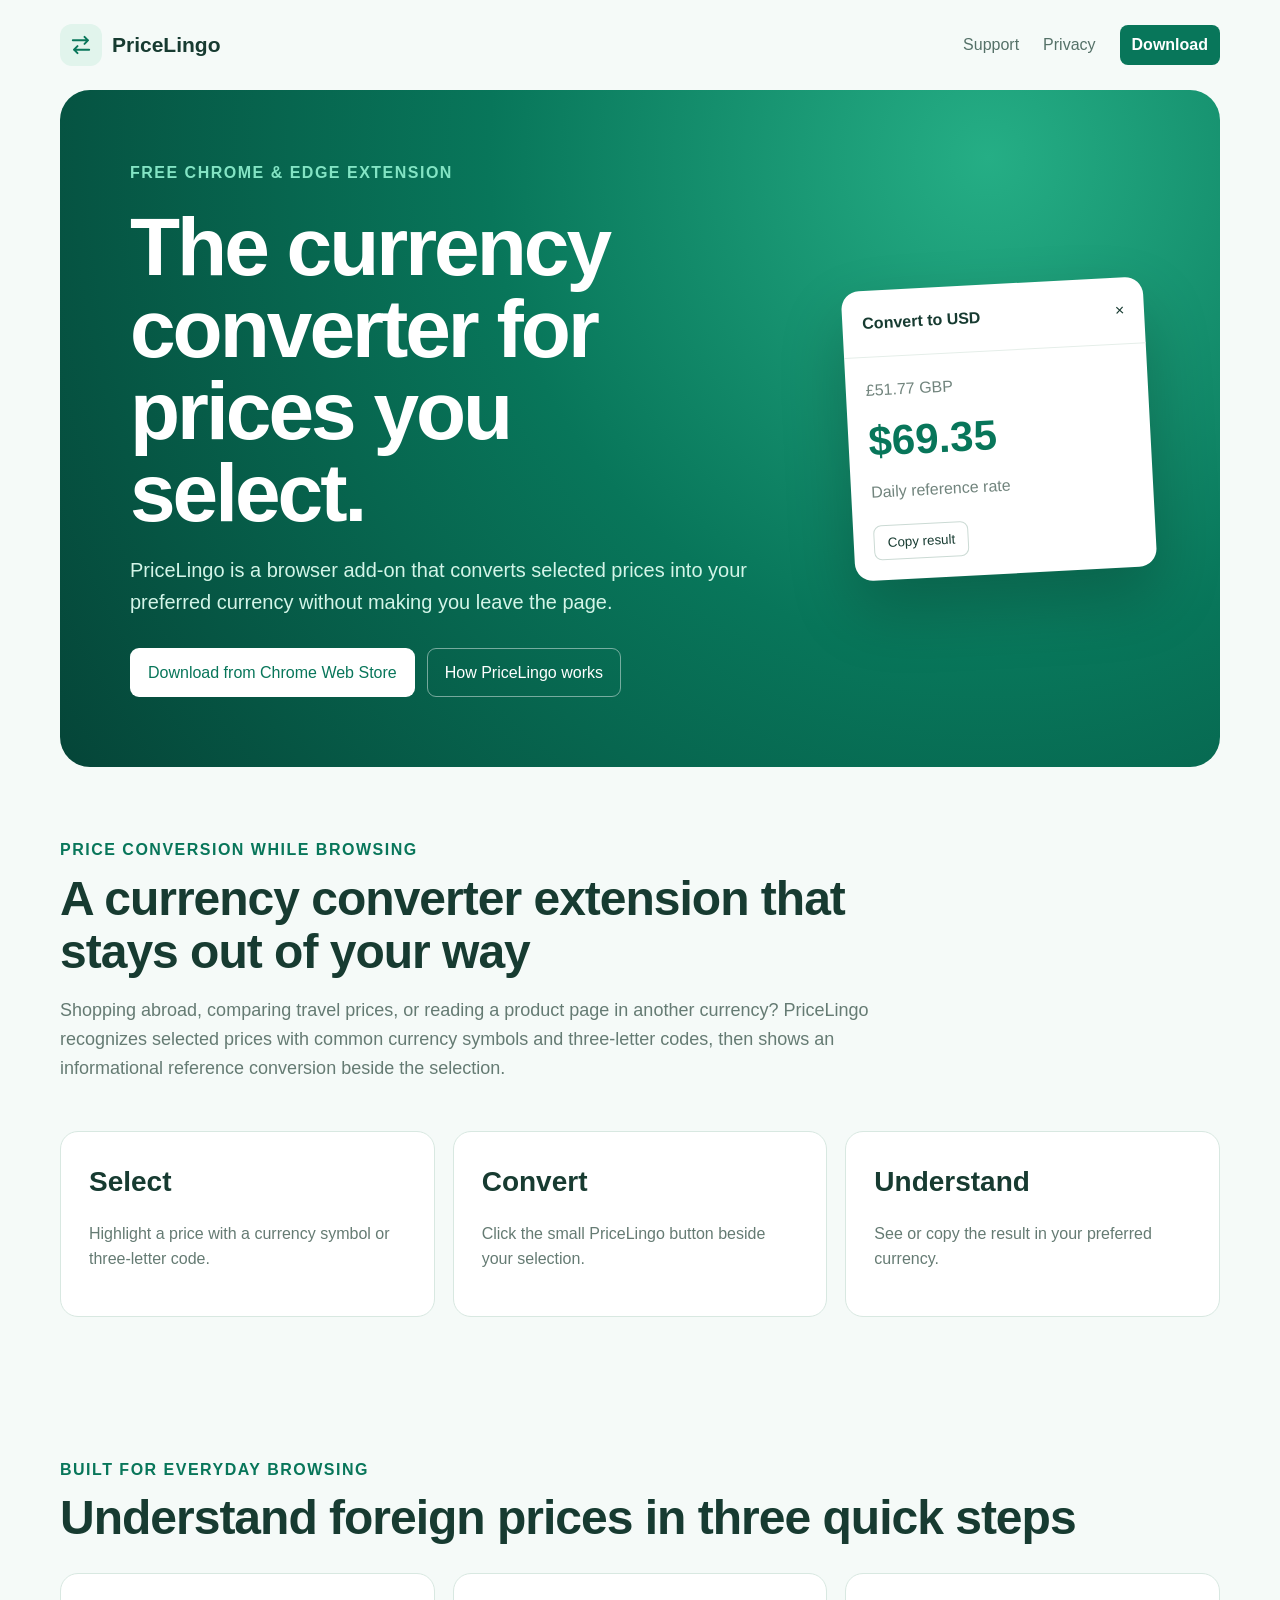
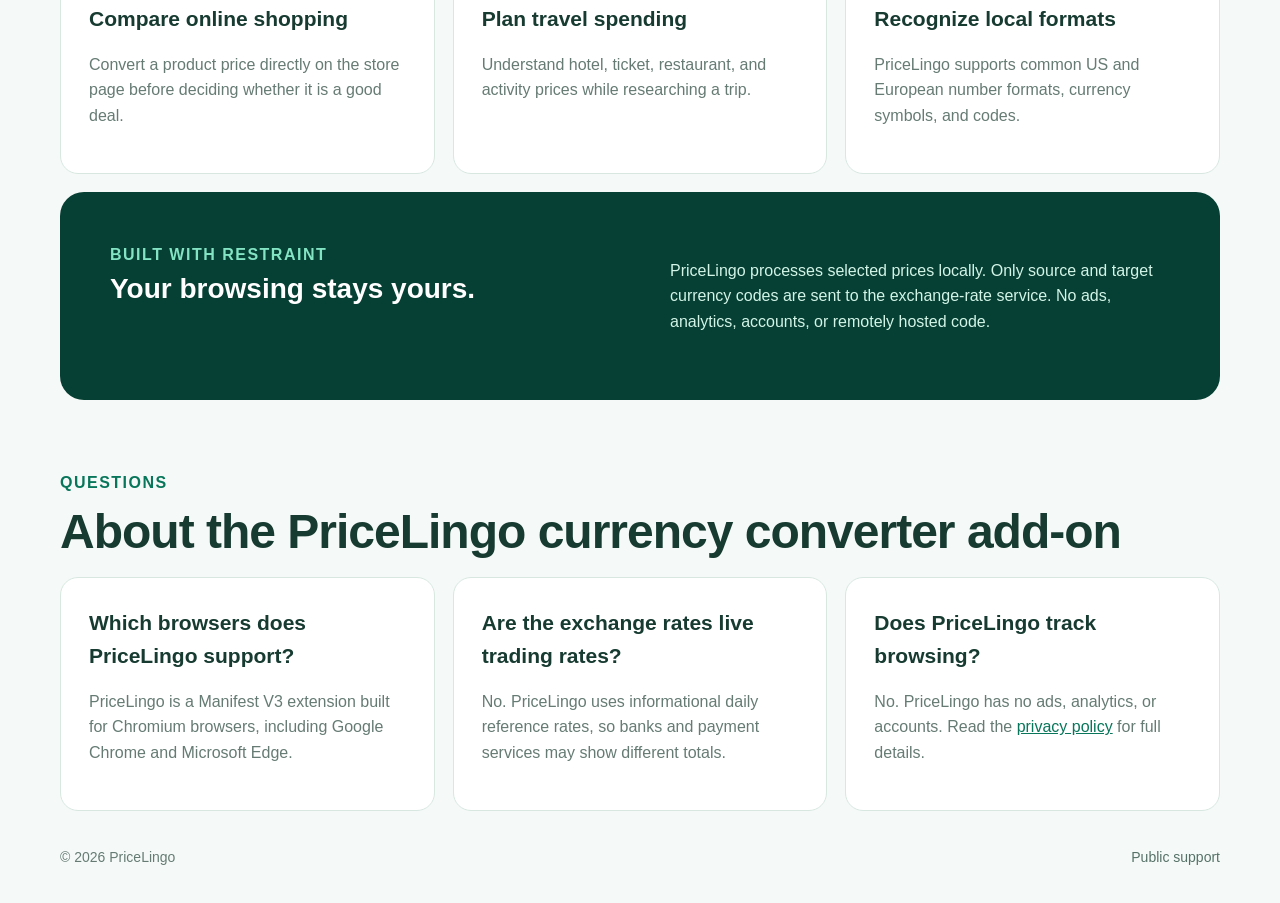
<file: index.html>
<!doctype html>
<html lang="en">
<head>
  <meta charset="utf-8">
  <meta name="viewport" content="width=device-width, initial-scale=1">
  <meta name="description" content="PriceLingo is a free Chrome and Edge currency converter extension. Select any price on a webpage and convert it without leaving the page.">
  <meta property="og:type" content="website">
  <meta property="og:site_name" content="PriceLingo">
  <meta property="og:title" content="PriceLingo - Currency Converter Extension for Chrome">
  <meta property="og:description" content="Select any price on a webpage and instantly convert it to your preferred currency.">
  <meta property="og:url" content="https://pricelingo.com/">
  <meta property="og:image" content="https://pricelingo.com/favicon.png">
  <meta name="twitter:card" content="summary">
  <link rel="canonical" href="https://pricelingo.com/">
  <title>PriceLingo - Currency Converter Extension for Chrome</title>
  <link rel="icon" type="image/png" sizes="128x128" href="/favicon.png?v=2">
  <link rel="shortcut icon" type="image/png" href="/favicon.png?v=2">
  <link rel="stylesheet" href="site.css?v=5">
  <script type="application/ld+json">
    {
      "@context": "https://schema.org",
      "@graph": [
        {
          "@type": "WebSite",
          "name": "PriceLingo",
          "url": "https://pricelingo.com/"
        },
        {
          "@type": "SoftwareApplication",
          "name": "PriceLingo: Select Currency Converter",
          "alternateName": "PriceLingo",
          "url": "https://pricelingo.com/",
          "installUrl": "https://chromewebstore.google.com/detail/pricelingo-select-currenc/cgjomahblflnhoagknnbhgllkefkieme",
          "downloadUrl": "https://chromewebstore.google.com/detail/pricelingo-select-currenc/cgjomahblflnhoagknnbhgllkefkieme",
          "sameAs": "https://chromewebstore.google.com/detail/pricelingo-select-currenc/cgjomahblflnhoagknnbhgllkefkieme",
          "applicationCategory": "BrowserApplication",
          "operatingSystem": "Google Chrome, Microsoft Edge",
          "description": "A browser extension that converts a price selected on a webpage into the user's preferred currency.",
          "offers": {
            "@type": "Offer",
            "price": "0",
            "priceCurrency": "USD"
          }
        }
      ]
    }
  </script>
</head>
<body>
  <header class="nav">
    <a class="brand" href="/">
      <span class="mark" aria-hidden="true">
        <svg viewBox="0 0 24 24" width="28" height="28" fill="none" stroke="currentColor" stroke-width="1.7" stroke-linecap="round" stroke-linejoin="round">
          <path d="M5 8h13m0 0-3-3m3 3-3 3M19 16H6m0 0 3 3m-3-3 3-3"/>
        </svg>
      </span>
      <span>PriceLingo</span>
    </a>
    <nav>
      <a href="/support/">Support</a>
      <a href="/privacy-policy/">Privacy</a>
      <a class="nav-download" href="https://chromewebstore.google.com/detail/pricelingo-select-currenc/cgjomahblflnhoagknnbhgllkefkieme">Download</a>
    </nav>
  </header>

  <main>
    <section class="hero">
      <div class="hero-copy">
        <p class="eyebrow">Free Chrome &amp; Edge extension</p>
        <h1>The currency converter for prices you select.</h1>
        <p class="lead">PriceLingo is a browser add-on that converts selected prices into your preferred currency without making you leave the page.</p>
        <div class="actions">
          <a class="button primary" href="https://chromewebstore.google.com/detail/pricelingo-select-currenc/cgjomahblflnhoagknnbhgllkefkieme">Download from Chrome Web Store</a>
          <a class="button" href="#how-it-works">How PriceLingo works</a>
        </div>
      </div>
      <div class="conversion-card" aria-label="Example currency conversion">
        <div class="card-head">
          <strong>Convert to USD</strong>
          <span>×</span>
        </div>
        <div class="card-body">
          <div class="source">£51.77 GBP</div>
          <div class="result">$69.35</div>
          <div class="rate">Daily reference rate</div>
          <button type="button">Copy result</button>
        </div>
      </div>
    </section>

    <section class="intro" aria-labelledby="currency-converter-extension">
      <p class="eyebrow">Price conversion while browsing</p>
      <h2 id="currency-converter-extension">A currency converter extension that stays out of your way</h2>
      <p>Shopping abroad, comparing travel prices, or reading a product page in another currency? PriceLingo recognizes selected prices with common currency symbols and three-letter codes, then shows an informational reference conversion beside the selection.</p>
    </section>

    <section class="features" id="how-it-works" aria-label="How PriceLingo works">
      <article>
        <h2>Select</h2>
        <p>Highlight a price with a currency symbol or three-letter code.</p>
      </article>
      <article>
        <h2>Convert</h2>
        <p>Click the small PriceLingo button beside your selection.</p>
      </article>
      <article>
        <h2>Understand</h2>
        <p>See or copy the result in your preferred currency.</p>
      </article>
    </section>

    <section class="use-cases" aria-labelledby="built-for-browsing">
      <div class="section-heading">
        <p class="eyebrow">Built for everyday browsing</p>
        <h2 id="built-for-browsing">Understand foreign prices in three quick steps</h2>
      </div>
      <div class="use-case-grid">
        <article>
          <h3>Compare online shopping</h3>
          <p>Convert a product price directly on the store page before deciding whether it is a good deal.</p>
        </article>
        <article>
          <h3>Plan travel spending</h3>
          <p>Understand hotel, ticket, restaurant, and activity prices while researching a trip.</p>
        </article>
        <article>
          <h3>Recognize local formats</h3>
          <p>PriceLingo supports common US and European number formats, currency symbols, and codes.</p>
        </article>
      </div>
    </section>

    <section class="privacy">
      <div>
        <p class="eyebrow">Built with restraint</p>
        <h2>Your browsing stays yours.</h2>
      </div>
      <p>PriceLingo processes selected prices locally. Only source and target currency codes are sent to the exchange-rate service. No ads, analytics, accounts, or remotely hosted code.</p>
    </section>

    <section class="faq" aria-labelledby="questions">
      <div class="section-heading">
        <p class="eyebrow">Questions</p>
        <h2 id="questions">About the PriceLingo currency converter add-on</h2>
      </div>
      <article>
        <h3>Which browsers does PriceLingo support?</h3>
        <p>PriceLingo is a Manifest V3 extension built for Chromium browsers, including Google Chrome and Microsoft Edge.</p>
      </article>
      <article>
        <h3>Are the exchange rates live trading rates?</h3>
        <p>No. PriceLingo uses informational daily reference rates, so banks and payment services may show different totals.</p>
      </article>
      <article>
        <h3>Does PriceLingo track browsing?</h3>
        <p>No. PriceLingo has no ads, analytics, or accounts. Read the <a href="/privacy-policy/">privacy policy</a> for full details.</p>
      </article>
    </section>
  </main>

  <footer>
    <span>© 2026 PriceLingo</span>
    <a href="https://github.com/cherry-tky/pricelingo/issues">Public support</a>
  </footer>
</body>
</html>
</file>
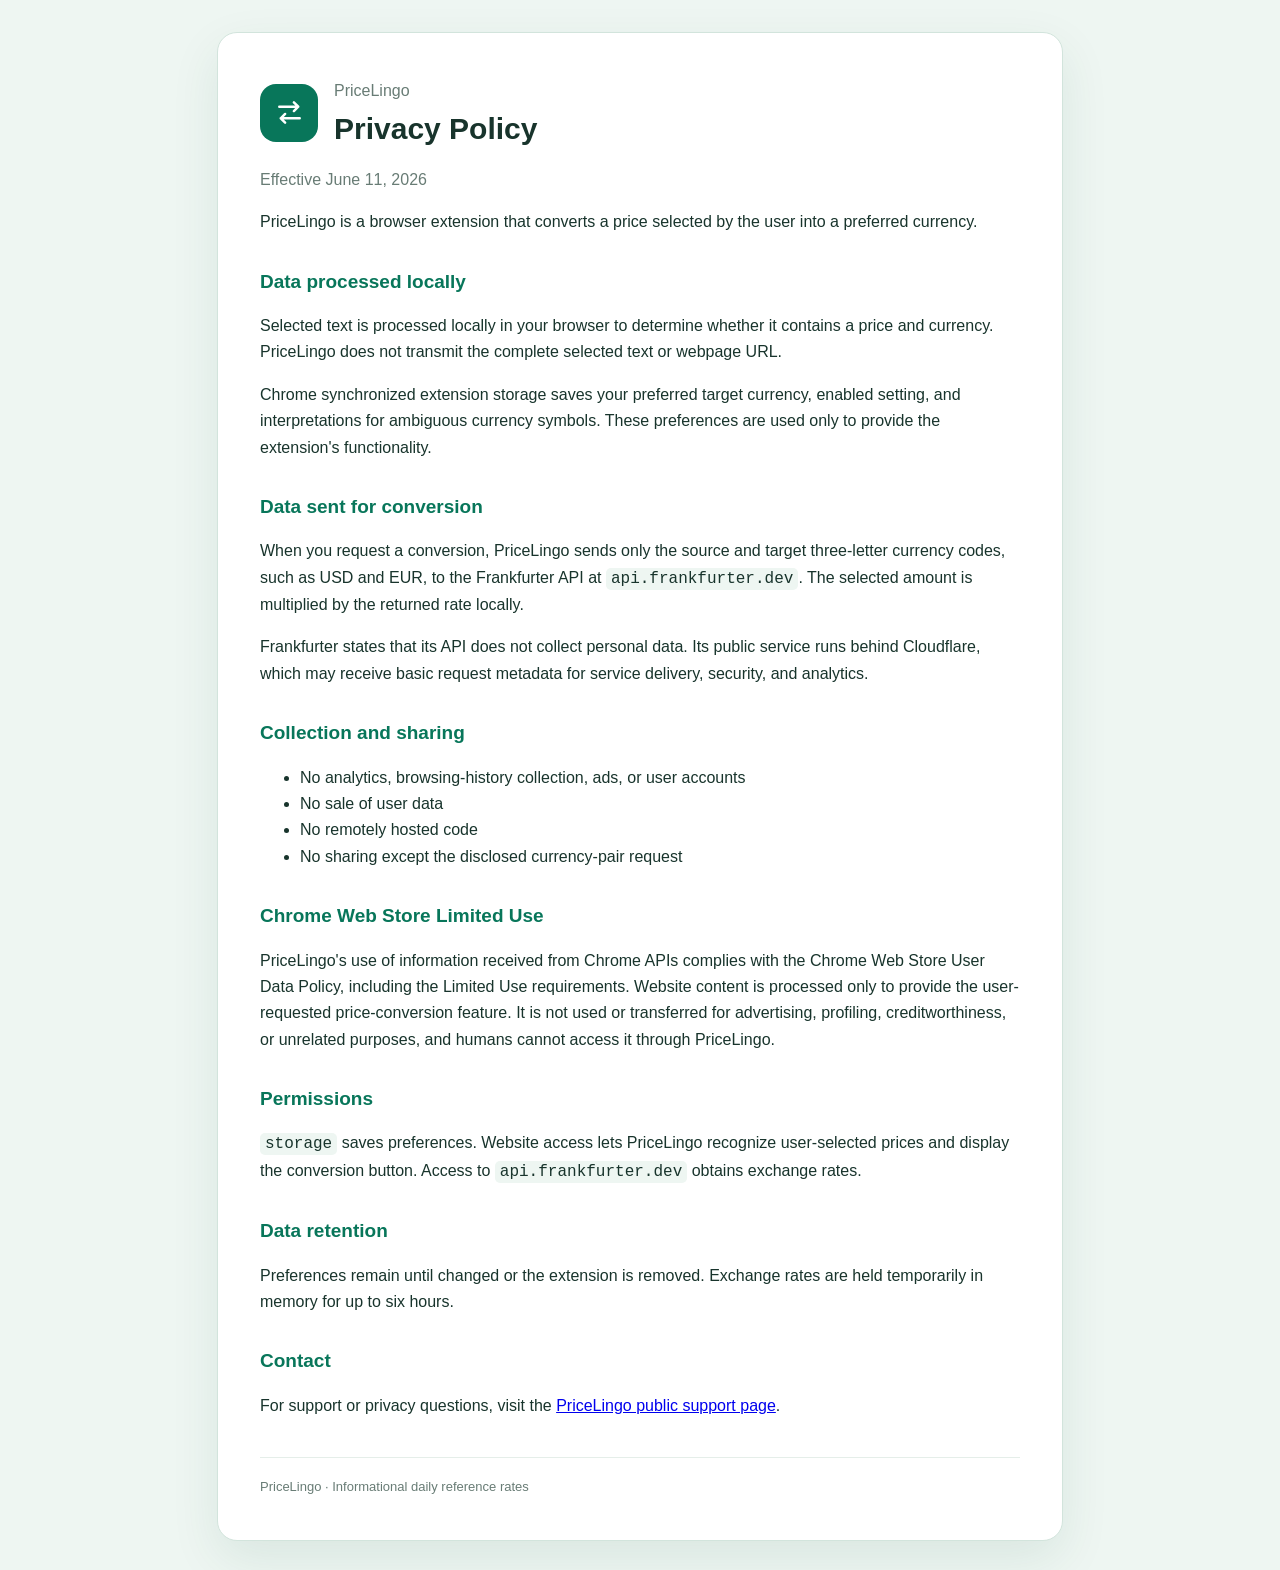
<file: privacy-policy/index.html>
<!doctype html>
<html lang="en">
<head>
  <meta charset="utf-8">
  <meta name="viewport" content="width=device-width, initial-scale=1">
  <meta name="description" content="Privacy policy for the PriceLingo currency converter browser extension.">
  <link rel="canonical" href="https://pricelingo.com/privacy-policy/">
  <title>PriceLingo Privacy Policy</title>
  <link rel="icon" type="image/png" sizes="128x128" href="/favicon.png?v=2">
  <link rel="shortcut icon" type="image/png" href="/favicon.png?v=2">
  <link rel="stylesheet" href="style.css">
</head>
<body>
  <main>
    <header>
      <a class="home-link" href="/" aria-label="Go to PriceLingo home">
        <span class="mark" aria-hidden="true">
          <svg viewBox="0 0 24 24">
            <path d="M5 8h13m0 0-3-3m3 3-3 3M19 16H6m0 0 3 3m-3-3 3-3"/>
          </svg>
        </span>
      </a>
      <div class="header-copy">
        <p class="brand">PriceLingo</p>
        <h1>Privacy Policy</h1>
      </div>
    </header>
    <p class="effective">Effective June 11, 2026</p>

    <p>PriceLingo is a browser extension that converts a price selected by the user into a preferred currency.</p>

    <h2>Data processed locally</h2>
    <p>Selected text is processed locally in your browser to determine whether it contains a price and currency. PriceLingo does not transmit the complete selected text or webpage URL.</p>
    <p>Chrome synchronized extension storage saves your preferred target currency, enabled setting, and interpretations for ambiguous currency symbols. These preferences are used only to provide the extension's functionality.</p>

    <h2>Data sent for conversion</h2>
    <p>When you request a conversion, PriceLingo sends only the source and target three-letter currency codes, such as USD and EUR, to the Frankfurter API at <code>api.frankfurter.dev</code>. The selected amount is multiplied by the returned rate locally.</p>
    <p>Frankfurter states that its API does not collect personal data. Its public service runs behind Cloudflare, which may receive basic request metadata for service delivery, security, and analytics.</p>

    <h2>Collection and sharing</h2>
    <ul>
      <li>No analytics, browsing-history collection, ads, or user accounts</li>
      <li>No sale of user data</li>
      <li>No remotely hosted code</li>
      <li>No sharing except the disclosed currency-pair request</li>
    </ul>

    <h2>Chrome Web Store Limited Use</h2>
    <p>PriceLingo's use of information received from Chrome APIs complies with the Chrome Web Store User Data Policy, including the Limited Use requirements. Website content is processed only to provide the user-requested price-conversion feature. It is not used or transferred for advertising, profiling, creditworthiness, or unrelated purposes, and humans cannot access it through PriceLingo.</p>

    <h2>Permissions</h2>
    <p><code>storage</code> saves preferences. Website access lets PriceLingo recognize user-selected prices and display the conversion button. Access to <code>api.frankfurter.dev</code> obtains exchange rates.</p>

    <h2>Data retention</h2>
    <p>Preferences remain until changed or the extension is removed. Exchange rates are held temporarily in memory for up to six hours.</p>

    <h2>Contact</h2>
    <p>For support or privacy questions, visit the <a href="https://github.com/cherry-tky/pricelingo/issues">PriceLingo public support page</a>.</p>

    <footer>PriceLingo · Informational daily reference rates</footer>
  </main>
</body>
</html>
</file>
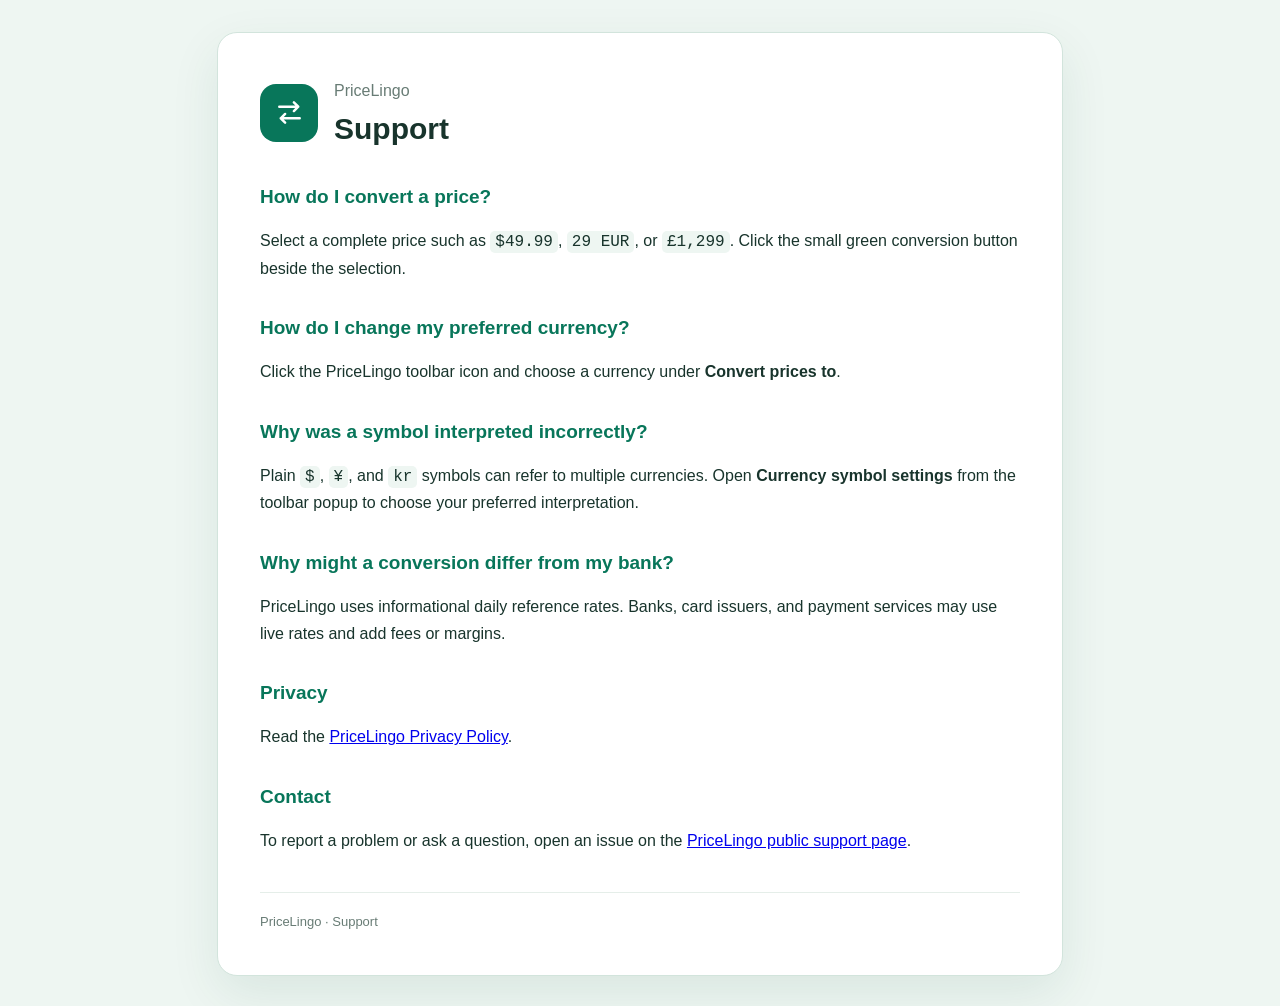
<file: support/index.html>
<!doctype html>
<html lang="en">
<head>
  <meta charset="utf-8">
  <meta name="viewport" content="width=device-width, initial-scale=1">
  <meta name="description" content="Get help using the PriceLingo currency converter extension for Chrome and Edge.">
  <link rel="canonical" href="https://pricelingo.com/support/">
  <title>PriceLingo Currency Converter Extension Support</title>
  <link rel="icon" type="image/png" sizes="128x128" href="/favicon.png?v=2">
  <link rel="shortcut icon" type="image/png" href="/favicon.png?v=2">
  <link rel="stylesheet" href="../privacy-policy/style.css">
</head>
<body>
  <main>
    <header>
      <a class="home-link" href="/" aria-label="Go to PriceLingo home">
        <span class="mark" aria-hidden="true">
          <svg viewBox="0 0 24 24">
            <path d="M5 8h13m0 0-3-3m3 3-3 3M19 16H6m0 0 3 3m-3-3 3-3"/>
          </svg>
        </span>
      </a>
      <div class="header-copy">
        <p class="brand">PriceLingo</p>
        <h1>Support</h1>
      </div>
    </header>

    <h2>How do I convert a price?</h2>
    <p>Select a complete price such as <code>$49.99</code>, <code>29 EUR</code>, or <code>£1,299</code>. Click the small green conversion button beside the selection.</p>

    <h2>How do I change my preferred currency?</h2>
    <p>Click the PriceLingo toolbar icon and choose a currency under <strong>Convert prices to</strong>.</p>

    <h2>Why was a symbol interpreted incorrectly?</h2>
    <p>Plain <code>$</code>, <code>¥</code>, and <code>kr</code> symbols can refer to multiple currencies. Open <strong>Currency symbol settings</strong> from the toolbar popup to choose your preferred interpretation.</p>

    <h2>Why might a conversion differ from my bank?</h2>
    <p>PriceLingo uses informational daily reference rates. Banks, card issuers, and payment services may use live rates and add fees or margins.</p>

    <h2>Privacy</h2>
    <p>Read the <a href="../privacy-policy/">PriceLingo Privacy Policy</a>.</p>

    <h2>Contact</h2>
    <p>To report a problem or ask a question, open an issue on the <a href="https://github.com/cherry-tky/pricelingo/issues">PriceLingo public support page</a>.</p>

    <footer>PriceLingo · Support</footer>
  </main>
</body>
</html>
</file>
<file: site.css>
:root {
  color: #173b31;
  background: #f5faf8;
  font: 16px/1.6 Arial, sans-serif;
}

* {
  box-sizing: border-box;
}

body {
  margin: 0;
}

a {
  color: inherit;
}

.nav,
main,
footer {
  width: min(1160px, calc(100% - 40px));
  margin-inline: auto;
}

.nav {
  display: flex;
  align-items: center;
  justify-content: space-between;
  padding: 24px 0;
}

.brand {
  display: flex;
  align-items: center;
  gap: 10px;
  text-decoration: none;
  font-size: 21px;
  font-weight: 700;
}

.mark {
  display: grid;
  place-items: center;
  width: 42px;
  height: 42px;
  border-radius: 12px;
  color: #08765a;
  background: #e1f4ec;
  font-size: 25px;
}

.mark svg {
  width: 28px;
  height: 28px;
  fill: none;
  stroke: currentColor;
  stroke-width: 1.7;
  stroke-linecap: round;
  stroke-linejoin: round;
}

nav {
  display: flex;
  align-items: center;
  gap: 24px;
}

nav a,
footer a {
  color: #557168;
  text-decoration: none;
}

.nav-download {
  padding: 7px 12px;
  border-radius: 8px;
  color: #fff;
  background: #08765a;
  font-weight: 700;
}

.hero {
  display: grid;
  grid-template-columns: 1.35fr .65fr;
  align-items: center;
  gap: 90px;
  min-height: 570px;
  padding: 70px;
  border-radius: 30px;
  color: #fff;
  background: radial-gradient(circle at 80% 10%, #25ae85, #08765a 45%, #054538);
  overflow: hidden;
}

.eyebrow {
  margin: 0;
  color: #83e4c4;
  font-weight: 700;
  letter-spacing: 1.5px;
  text-transform: uppercase;
}

.hero-copy {
  min-width: 0;
}

h1 {
  max-width: 680px;
  margin: 20px 0;
  font-size: clamp(48px, 7vw, 82px);
  line-height: 1;
  letter-spacing: -3px;
}

.lead {
  max-width: 640px;
  color: #d3f5e8;
  font-size: 20px;
}

.actions {
  display: flex;
  flex-wrap: wrap;
  gap: 12px;
  margin-top: 30px;
}

.button {
  padding: 11px 17px;
  border: 1px solid rgba(255,255,255,.45);
  border-radius: 9px;
  text-decoration: none;
}

.button.primary {
  color: #08765a;
  background: #fff;
}

.conversion-card {
  color: #173b31;
  background: #fff;
  border-radius: 18px;
  box-shadow: 0 30px 65px rgba(0,0,0,.22);
  transform: rotate(-3deg);
}

.card-head,
.card-body {
  padding: 20px;
}

.card-head {
  display: flex;
  justify-content: space-between;
  border-bottom: 1px solid #e5eee9;
}

.source,
.rate {
  color: #71847d;
}

.result {
  margin: 5px 0;
  color: #08765a;
  font-size: 42px;
  font-weight: 700;
}

button {
  margin-top: 20px;
  padding: 9px 13px;
  border: 1px solid #cbdad4;
  border-radius: 8px;
  color: #173b31;
  background: #fff;
}

.features {
  display: grid;
  grid-template-columns: repeat(3, 1fr);
  gap: 18px;
  padding: 30px 0 70px;
}

.features article,
.use-case-grid article,
.faq article {
  padding: 28px;
  border: 1px solid #d8e8e1;
  border-radius: 18px;
  background: #fff;
}

.features h2,
.privacy h2,
.intro h2,
.section-heading h2 {
  margin: 0;
  font-size: 28px;
}

.features p,
.privacy > p,
.intro p,
.use-case-grid p,
.faq p {
  color: #657b73;
}

.intro,
.use-cases,
.faq {
  padding: 70px 0 0;
}

.intro {
  max-width: 820px;
}

.intro .eyebrow,
.section-heading .eyebrow {
  color: #08765a;
}

.intro h2,
.section-heading h2 {
  margin-top: 10px;
  font-size: clamp(32px, 5vw, 48px);
  line-height: 1.1;
  letter-spacing: -1px;
}

.intro > p:last-child {
  font-size: 18px;
}

.use-case-grid {
  display: grid;
  grid-template-columns: repeat(3, 1fr);
  gap: 18px;
  margin-top: 28px;
}

.use-case-grid h3,
.faq h3 {
  margin: 0;
  font-size: 21px;
}

.privacy {
  display: grid;
  grid-template-columns: 1fr 1fr;
  gap: 60px;
  margin-top: 18px;
  padding: 50px;
  border-radius: 24px;
  color: #fff;
  background: #063f33;
}

.privacy > p {
  color: #d3f5e8;
}

.privacy .eyebrow {
  color: #83e4c4;
}

.faq {
  display: grid;
  grid-template-columns: repeat(3, 1fr);
  gap: 18px;
}

.faq .section-heading {
  grid-column: 1 / -1;
}

.faq a {
  color: #08765a;
}

footer {
  display: flex;
  justify-content: space-between;
  padding: 35px 0;
  color: #657b73;
  font-size: 14px;
}

@media (max-width: 800px) {
  .hero,
  .features,
  .privacy,
  .use-case-grid,
  .faq {
    grid-template-columns: 1fr;
  }

  .hero {
    gap: 55px;
    padding: 38px 26px;
  }

  nav {
    gap: 12px;
  }

  nav a:not(.nav-download) {
    display: none;
  }

  h1 {
    font-size: 52px;
  }

  .conversion-card {
    transform: none;
  }

  .faq .section-heading {
    grid-column: auto;
  }
}
</file>
<file: privacy-policy/style.css>
:root {
  color: #18342c;
  background: #eef6f2;
  font: 16px/1.65 Arial, sans-serif;
}

body {
  margin: 0;
  padding: 32px 16px;
}

main {
  width: min(760px, 100%);
  margin: auto;
  padding: 42px;
  border: 1px solid #d2e4dc;
  border-radius: 20px;
  background: #fff;
  box-shadow: 0 18px 50px rgba(16, 74, 57, .09);
}

header {
  display: flex;
  align-items: center;
  gap: 16px;
}

.home-link {
  display: inline-block;
  color: #fff;
  text-decoration: none !important;
  border-radius: 16px;
}

.home-link:link,
.home-link:visited {
  color: #fff;
  text-decoration: none !important;
}

.home-link .mark {
  transition: background .15s ease, transform .15s ease, box-shadow .15s ease;
}

.home-link:hover .mark,
.home-link:focus-visible .mark {
  background: #096c54;
  transform: translateY(-1px);
  box-shadow: 0 5px 14px rgba(8, 118, 90, .22);
}

.home-link:focus-visible {
  outline: 3px solid #72cbb0;
  outline-offset: 4px;
}

.header-copy {
  transform: translateY(3px);
}

.mark {
  display: grid;
  place-items: center;
  width: 58px;
  height: 58px;
  border-radius: 16px;
  color: #fff;
  background: #08765a;
}

.mark svg {
  width: 35px;
  height: 35px;
  fill: none;
  stroke: currentColor;
  stroke-width: 1.7;
  stroke-linecap: round;
  stroke-linejoin: round;
}

.brand,
h1 {
  margin: 0;
}

.brand,
.effective,
footer {
  color: #687c75;
}

h1 {
  font-size: 30px;
}

h2 {
  margin-top: 30px;
  color: #08765a;
  font-size: 19px;
}

code {
  padding: 2px 5px;
  border-radius: 5px;
  background: #eef6f2;
}

.notice {
  padding: 12px 14px;
  border-left: 4px solid #d29a22;
  background: #fff9e9;
}

footer {
  margin-top: 38px;
  padding-top: 18px;
  border-top: 1px solid #e5eee9;
  font-size: 13px;
}

@media (max-width: 600px) {
  main {
    padding: 24px;
  }
}
</file>
